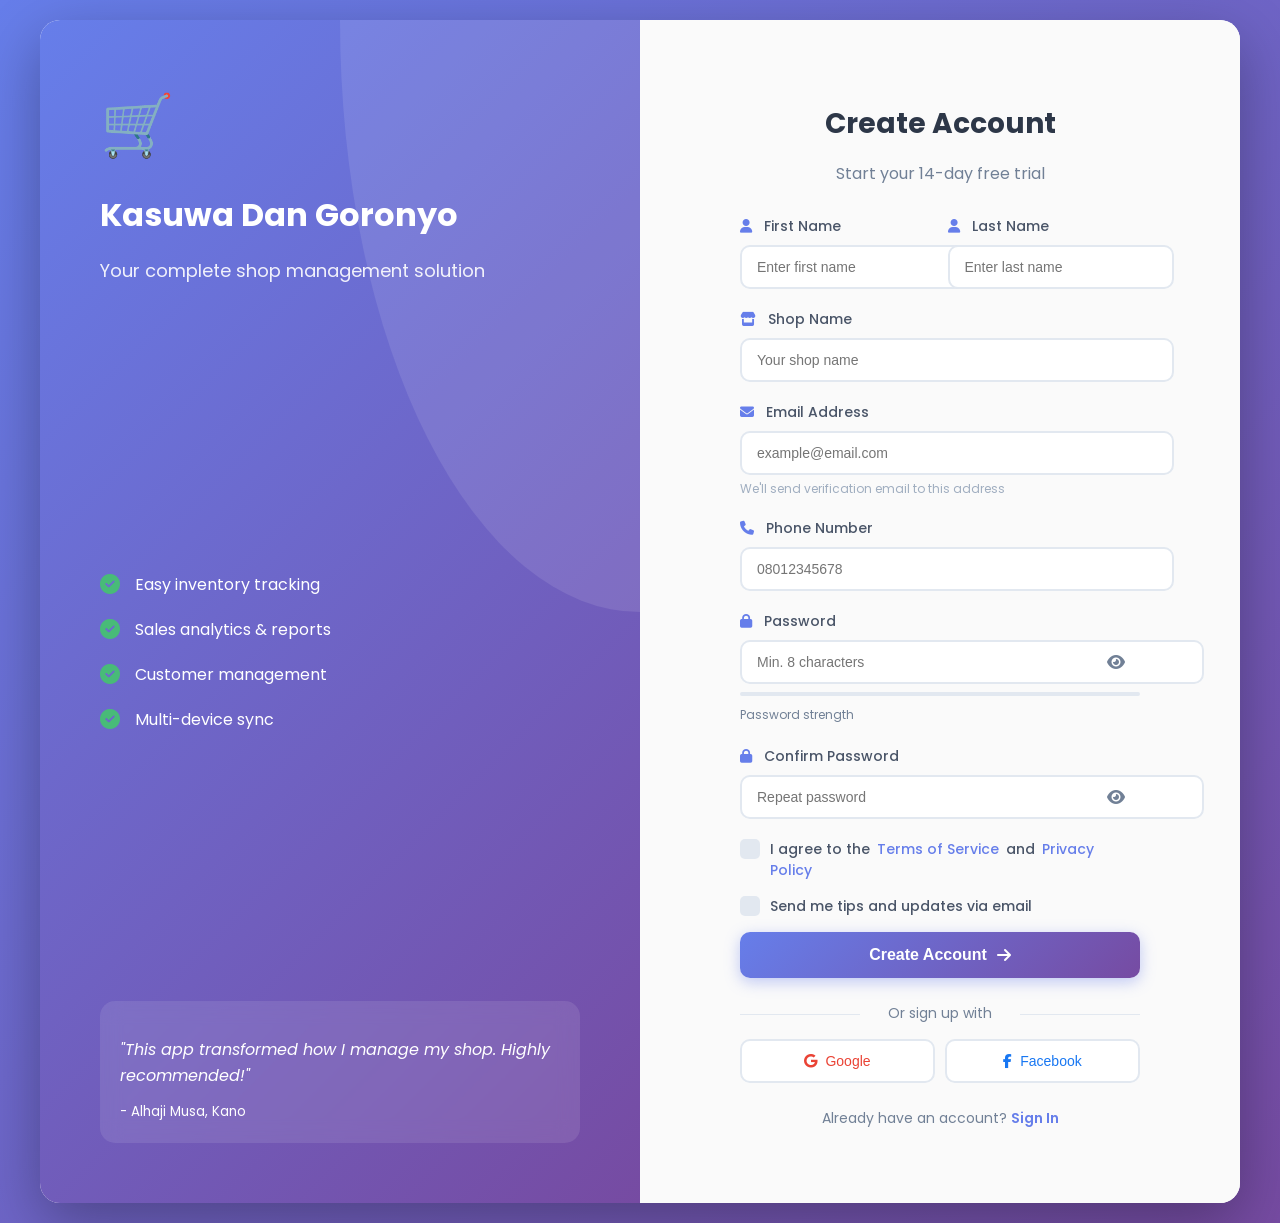
<file: signup.html>
<!DOCTYPE html>
<html lang="en">
<head>
    <meta charset="UTF-8">
    <meta name="viewport" content="width=device-width, initial-scale=1.0">
    <title>Sign Up - Kasuwa Dan Goronyo</title>
    <link rel="stylesheet" href="auth.css">
    <link href="https://fonts.googleapis.com/css2?family=Poppins:wght@300;400;600;700&display=swap" rel="stylesheet">
    <link rel="stylesheet" href="https://cdnjs.cloudflare.com/ajax/libs/font-awesome/6.4.0/css/all.min.css">
</head>
<body class="auth-body">

<div class="auth-container">
    <div class="auth-left">
        <div class="brand-section">
            <div class="logo-icon">🛒</div>
            <h1>Kasuwa Dan Goronyo</h1>
            <p>Your complete shop management solution</p>
        </div>
        
        <div class="features-list">
            <div class="feature-item">
                <i class="fas fa-check-circle"></i>
                <span>Easy inventory tracking</span>
            </div>
            <div class="feature-item">
                <i class="fas fa-check-circle"></i>
                <span>Sales analytics & reports</span>
            </div>
            <div class="feature-item">
                <i class="fas fa-check-circle"></i>
                <span>Customer management</span>
            </div>
            <div class="feature-item">
                <i class="fas fa-check-circle"></i>
                <span>Multi-device sync</span>
            </div>
        </div>
        
        <div class="testimonial">
            <p>"This app transformed how I manage my shop. Highly recommended!"</p>
            <small>- Alhaji Musa, Kano</small>
        </div>
    </div>
    
    <div class="auth-right">
        <div class="auth-form-container">
            <div class="auth-header">
                <h2>Create Account</h2>
                <p>Start your 14-day free trial</p>
            </div>
            
            <form id="signupForm" onsubmit="handleSignup(event)">
                <div class="form-row">
                    <div class="form-group">
                        <label><i class="fas fa-user"></i> First Name</label>
                        <input type="text" id="firstName" required placeholder="Enter first name">
                    </div>
                    <div class="form-group">
                        <label><i class="fas fa-user"></i> Last Name</label>
                        <input type="text" id="lastName" required placeholder="Enter last name">
                    </div>
                </div>
                
                <div class="form-group">
                    <label><i class="fas fa-store"></i> Shop Name</label>
                    <input type="text" id="shopName" required placeholder="Your shop name">
                </div>
                
                <div class="form-group">
                    <label><i class="fas fa-envelope"></i> Email Address</label>
                    <input type="email" id="email" required placeholder="example@email.com">
                    <small class="hint">We'll send verification email to this address</small>
                </div>
                
                <div class="form-group">
                    <label><i class="fas fa-phone"></i> Phone Number</label>
                    <input type="tel" id="phone" required placeholder="08012345678">
                </div>
                
                <div class="form-group">
                    <label><i class="fas fa-lock"></i> Password</label>
                    <div class="password-input">
                        <input type="password" id="password" required placeholder="Min. 8 characters" minlength="8">
                        <i class="fas fa-eye toggle-password" onclick="togglePassword('password')"></i>
                    </div>
                    <div class="password-strength" id="passwordStrength">
                        <div class="strength-bar"></div>
                        <span class="strength-text">Password strength</span>
                    </div>
                </div>
                
                <div class="form-group">
                    <label><i class="fas fa-lock"></i> Confirm Password</label>
                    <div class="password-input">
                        <input type="password" id="confirmPassword" required placeholder="Repeat password">
                        <i class="fas fa-eye toggle-password" onclick="togglePassword('confirmPassword')"></i>
                    </div>
                </div>
                
                <div class="form-group checkbox-group">
                    <label class="checkbox-label">
                        <input type="checkbox" id="agreeTerms" required>
                        <span class="checkmark"></span>
                        I agree to the <a href="#">Terms of Service</a> and <a href="#">Privacy Policy</a>
                    </label>
                </div>
                
                <div class="form-group checkbox-group">
                    <label class="checkbox-label">
                        <input type="checkbox" id="newsletter">
                        <span class="checkmark"></span>
                        Send me tips and updates via email
                    </label>
                </div>
                
                <button type="submit" class="btn-auth btn-primary-auth" id="signupBtn">
                    <span>Create Account</span>
                    <i class="fas fa-arrow-right"></i>
                </button>
            </form>
            
            <div class="social-signup">
                <p>Or sign up with</p>
                <div class="social-buttons">
                    <button onclick="socialSignup('google')" class="btn-social google">
                        <i class="fab fa-google"></i> Google
                    </button>
                    <button onclick="socialSignup('facebook')" class="btn-social facebook">
                        <i class="fab fa-facebook-f"></i> Facebook
                    </button>
                </div>
            </div>
            
            <div class="auth-footer">
                <p>Already have an account? <a href="login.html">Sign In</a></p>
            </div>
        </div>
    </div>
</div>

<div class="loading-overlay" id="loadingOverlay">
    <div class="spinner-auth"></div>
    <p>Creating your account...</p>
</div>

<script src="auth.js"></script>
</body>
</html>
</file>
<file: auth.css>
/* Auth Pages Specific Styles */
.auth-body {
    margin: 0;
    padding: 0;
    font-family: 'Poppins', sans-serif;
    background: linear-gradient(135deg, #667eea 0%, #764ba2 100%);
    min-height: 100vh;
    display: flex;
    align-items: center;
    justify-content: center;
}

.auth-container {
    display: grid;
    grid-template-columns: 1fr 1fr;
    width: 100%;
    max-width: 1200px;
    min-height: 600px;
    background: white;
    border-radius: 20px;
    overflow: hidden;
    box-shadow: 0 20px 60px rgba(0,0,0,0.3);
    margin: 20px;
}

/* Left Side - Branding */
.auth-left {
    background: linear-gradient(135deg, #667eea 0%, #764ba2 100%);
    color: white;
    padding: 60px;
    display: flex;
    flex-direction: column;
    justify-content: space-between;
    position: relative;
    overflow: hidden;
}

.auth-left::before {
    content: '';
    position: absolute;
    top: -50%;
    right: -50%;
    width: 100%;
    height: 100%;
    background: rgba(255,255,255,0.1);
    border-radius: 50%;
    animation: float 20s infinite ease-in-out;
}

@keyframes float {
    0%, 100% { transform: translate(0, 0) rotate(0deg); }
    50% { transform: translate(30px, 30px) rotate(180deg); }
}

.brand-section {
    position: relative;
    z-index: 1;
}

.logo-icon {
    font-size: 60px;
    margin-bottom: 20px;
    animation: bounce 2s infinite;
}

@keyframes bounce {
    0%, 100% { transform: translateY(0); }
    50% { transform: translateY(-10px); }
}

.brand-section h1 {
    font-size: 32px;
    margin-bottom: 10px;
    font-weight: 700;
}

.brand-section p {
    font-size: 18px;
    opacity: 0.9;
}

.features-list {
    position: relative;
    z-index: 1;
    margin: 40px 0;
}

.feature-item {
    display: flex;
    align-items: center;
    gap: 15px;
    margin: 20px 0;
    font-size: 16px;
}

.feature-item i {
    color: #48bb78;
    font-size: 20px;
}

.testimonial {
    position: relative;
    z-index: 1;
    background: rgba(255,255,255,0.1);
    padding: 20px;
    border-radius: 15px;
    backdrop-filter: blur(10px);
}

.testimonial p {
    font-style: italic;
    margin-bottom: 10px;
    line-height: 1.6;
}

.stats-preview {
    display: grid;
    grid-template-columns: repeat(3, 1fr);
    gap: 20px;
    margin: 40px 0;
    position: relative;
    z-index: 1;
}

.stat-item {
    text-align: center;
    padding: 20px;
    background: rgba(255,255,255,0.1);
    border-radius: 15px;
    backdrop-filter: blur(10px);
}

.stat-number {
    display: block;
    font-size: 24px;
    font-weight: 700;
    margin-bottom: 5px;
}

.stat-label {
    font-size: 12px;
    opacity: 0.9;
}

.security-badges {
    display: flex;
    gap: 15px;
    position: relative;
    z-index: 1;
}

.badge {
    display: flex;
    align-items: center;
    gap: 8px;
    padding: 10px 15px;
    background: rgba(255,255,255,0.1);
    border-radius: 25px;
    font-size: 12px;
    backdrop-filter: blur(10px);
}

/* Right Side - Form */
.auth-right {
    padding: 60px;
    display: flex;
    align-items: center;
    justify-content: center;
    background: #fafafa;
}

.auth-form-container {
    width: 100%;
    max-width: 400px;
}

.auth-header {
    text-align: center;
    margin-bottom: 30px;
}

.auth-header h2 {
    font-size: 28px;
    color: #2d3748;
    margin-bottom: 10px;
}

.auth-header p {
    color: #718096;
}

/* Form Styles */
.form-group {
    margin-bottom: 20px;
}

.form-group label {
    display: block;
    margin-bottom: 8px;
    color: #4a5568;
    font-weight: 500;
    font-size: 14px;
}

.form-group label i {
    margin-right: 8px;
    color: #667eea;
}

.form-group input {
    width: 100%;
    padding: 12px 15px;
    border: 2px solid #e2e8f0;
    border-radius: 10px;
    font-size: 14px;
    transition: all 0.3s;
    background: white;
}

.form-group input:focus {
    outline: none;
    border-color: #667eea;
    box-shadow: 0 0 0 3px rgba(102, 126, 234, 0.1);
}

.form-row {
    display: grid;
    grid-template-columns: 1fr 1fr;
    gap: 15px;
}

.password-input {
    position: relative;
}

.password-input input {
    padding-right: 45px;
}

.toggle-password {
    position: absolute;
    right: 15px;
    top: 50%;
    transform: translateY(-50%);
    cursor: pointer;
    color: #718096;
    transition: color 0.3s;
}

.toggle-password:hover {
    color: #667eea;
}

.hint {
    display: block;
    margin-top: 5px;
    color: #a0aec0;
    font-size: 12px;
}

/* Password Strength */
.password-strength {
    margin-top: 8px;
}

.strength-bar {
    height: 4px;
    background: #e2e8f0;
    border-radius: 2px;
    overflow: hidden;
    margin-bottom: 5px;
}

.strength-bar::after {
    content: '';
    display: block;
    height: 100%;
    width: 0;
    background: #f56565;
    transition: all 0.3s;
}

.strength-bar.weak::after { width: 33%; background: #f56565; }
.strength-bar.medium::after { width: 66%; background: #ed8936; }
.strength-bar.strong::after { width: 100%; background: #48bb78; }

.strength-text {
    font-size: 12px;
    color: #718096;
}

/* Checkbox Styles */
.checkbox-group {
    margin-bottom: 15px;
}

.checkbox-label {
    display: flex;
    align-items: center;
    cursor: pointer;
    font-size: 14px;
    color: #4a5568;
    position: relative;
    padding-left: 30px;
}

.checkbox-label input {
    position: absolute;
    opacity: 0;
    cursor: pointer;
}

.checkmark {
    position: absolute;
    left: 0;
    top: 0;
    width: 20px;
    height: 20px;
    background: #e2e8f0;
    border-radius: 5px;
    transition: all 0.3s;
}

.checkbox-label:hover input ~ .checkmark {
    background: #cbd5e0;
}

.checkbox-label input:checked ~ .checkmark {
    background: #667eea;
}

.checkmark::after {
    content: '';
    position: absolute;
    display: none;
    left: 7px;
    top: 3px;
    width: 5px;
    height: 10px;
    border: solid white;
    border-width: 0 2px 2px 0;
    transform: rotate(45deg);
}

.checkbox-label input:checked ~ .checkmark::after {
    display: block;
}

.checkbox-label a {
    color: #667eea;
    text-decoration: none;
    margin: 0 3px;
}

.checkbox-label a:hover {
    text-decoration: underline;
}

/* Form Options */
.form-options {
    display: flex;
    justify-content: space-between;
    align-items: center;
    margin-bottom: 25px;
}

.remember-me {
    margin-bottom: 0;
}

.forgot-link {
    color: #667eea;
    text-decoration: none;
    font-size: 14px;
    font-weight: 500;
}

.forgot-link:hover {
    text-decoration: underline;
}

/* Buttons */
.btn-auth {
    width: 100%;
    padding: 14px;
    border: none;
    border-radius: 10px;
    font-size: 16px;
    font-weight: 600;
    cursor: pointer;
    transition: all 0.3s;
    display: flex;
    align-items: center;
    justify-content: center;
    gap: 10px;
}

.btn-primary-auth {
    background: linear-gradient(135deg, #667eea 0%, #764ba2 100%);
    color: white;
    box-shadow: 0 4px 15px rgba(102, 126, 234, 0.4);
}

.btn-primary-auth:hover {
    transform: translateY(-2px);
    box-shadow: 0 6px 20px rgba(102, 126, 234, 0.6);
}

.btn-primary-auth:disabled {
    opacity: 0.7;
    cursor: not-allowed;
    transform: none;
}

/* Social Auth */
.social-signup,
.social-login {
    margin-top: 25px;
    text-align: center;
}

.social-signup p,
.social-login p {
    color: #718096;
    font-size: 14px;
    margin-bottom: 15px;
    position: relative;
}

.social-signup p::before,
.social-login p::before,
.social-signup p::after,
.social-login p::after {
    content: '';
    position: absolute;
    top: 50%;
    width: 30%;
    height: 1px;
    background: #e2e8f0;
}

.social-signup p::before,
.social-login p::before { left: 0; }
.social-signup p::after,
.social-login p::after { right: 0; }

.social-buttons {
    display: flex;
    gap: 10px;
    justify-content: center;
}

.btn-social {
    flex: 1;
    padding: 12px;
    border: 2px solid #e2e8f0;
    background: white;
    border-radius: 10px;
    cursor: pointer;
    transition: all 0.3s;
    font-size: 14px;
    display: flex;
    align-items: center;
    justify-content: center;
    gap: 8px;
}

.btn-social:hover {
    border-color: #667eea;
    background: #f7fafc;
}

.btn-social.google { color: #ea4335; }
.btn-social.facebook { color: #1877f2; }
.btn-social.apple { color: #000; }

.social-login .btn-social {
    flex: 0 0 50px;
    height: 50px;
    border-radius: 50%;
}

/* Footer */
.auth-footer {
    margin-top: 25px;
    text-align: center;
}

.auth-footer p {
    color: #718096;
    font-size: 14px;
}

.auth-footer a {
    color: #667eea;
    text-decoration: none;
    font-weight: 600;
}

.auth-footer a:hover {
    text-decoration: underline;
}

.help-text {
    margin-top: 10px;
    font-size: 13px;
}

/* Loading Overlay */
.loading-overlay {
    display: none;
    position: fixed;
    top: 0;
    left: 0;
    width: 100%;
    height: 100%;
    background: rgba(255,255,255,0.95);
    z-index: 9999;
    flex-direction: column;
    align-items: center;
    justify-content: center;
    gap: 20px;
}

.loading-overlay.active {
    display: flex;
}

.spinner-auth {
    width: 50px;
    height: 50px;
    border: 4px solid #e2e8f0;
    border-top-color: #667eea;
    border-radius: 50%;
    animation: spin 1s linear infinite;
}

.loading-overlay p {
    color: #4a5568;
    font-size: 16px;
}

/* Modal */
.auth-modal {
    display: none;
    position: fixed;
    top: 0;
    left: 0;
    width: 100%;
    height: 100%;
    background: rgba(0,0,0,0.5);
    z-index: 10000;
    align-items: center;
    justify-content: center;
    padding: 20px;
}

.auth-modal.active {
    display: flex;
}

.modal-content-auth {
    background: white;
    padding: 40px;
    border-radius: 20px;
    max-width: 400px;
    width: 100%;
    position: relative;
    animation: slideUp 0.3s ease-out;
}

@keyframes slideUp {
    from {
        opacity: 0;
        transform: translateY(50px);
    }
    to {
        opacity: 1;
        transform: translateY(0);
    }
}

.close-modal {
    position: absolute;
    top: 15px;
    right: 20px;
    font-size: 28px;
    cursor: pointer;
    color: #718096;
    transition: color 0.3s;
}

.close-modal:hover {
    color: #2d3748;
}

.modal-content-auth h3 {
    margin-bottom: 10px;
    color: #2d3748;
}

.modal-content-auth p {
    color: #718096;
    margin-bottom: 20px;
    font-size: 14px;
}

/* Toast Notifications for Auth */
.auth-toast {
    position: fixed;
    top: 20px;
    right: 20px;
    padding: 15px 25px;
    border-radius: 10px;
    color: white;
    font-weight: 500;
    z-index: 10001;
    animation: slideInRight 0.3s ease-out;
    box-shadow: 0 4px 12px rgba(0,0,0,0.15);
}

.auth-toast.success { background: #48bb78; }
.auth-toast.error { background: #f56565; }
.auth-toast.warning { background: #ed8936; }
.auth-toast.info { background: #4299e1; }

/* Animations */
@keyframes slideInRight {
    from {
        transform: translateX(100%);
        opacity: 0;
    }
    to {
        transform: translateX(0);
        opacity: 1;
    }
}

/* Responsive */
@media (max-width: 968px) {
    .auth-container {
        grid-template-columns: 1fr;
        max-width: 500px;
    }
    
    .auth-left {
        display: none;
    }
    
    .auth-right {
        padding: 40px 30px;
    }
}

@media (max-width: 480px) {
    .form-row {
        grid-template-columns: 1fr;
    }
    
    .social-buttons {
        flex-direction: column;
    }
    
    .form-options {
        flex-direction: column;
        gap: 15px;
        align-items: flex-start;
    }
}
</file>
